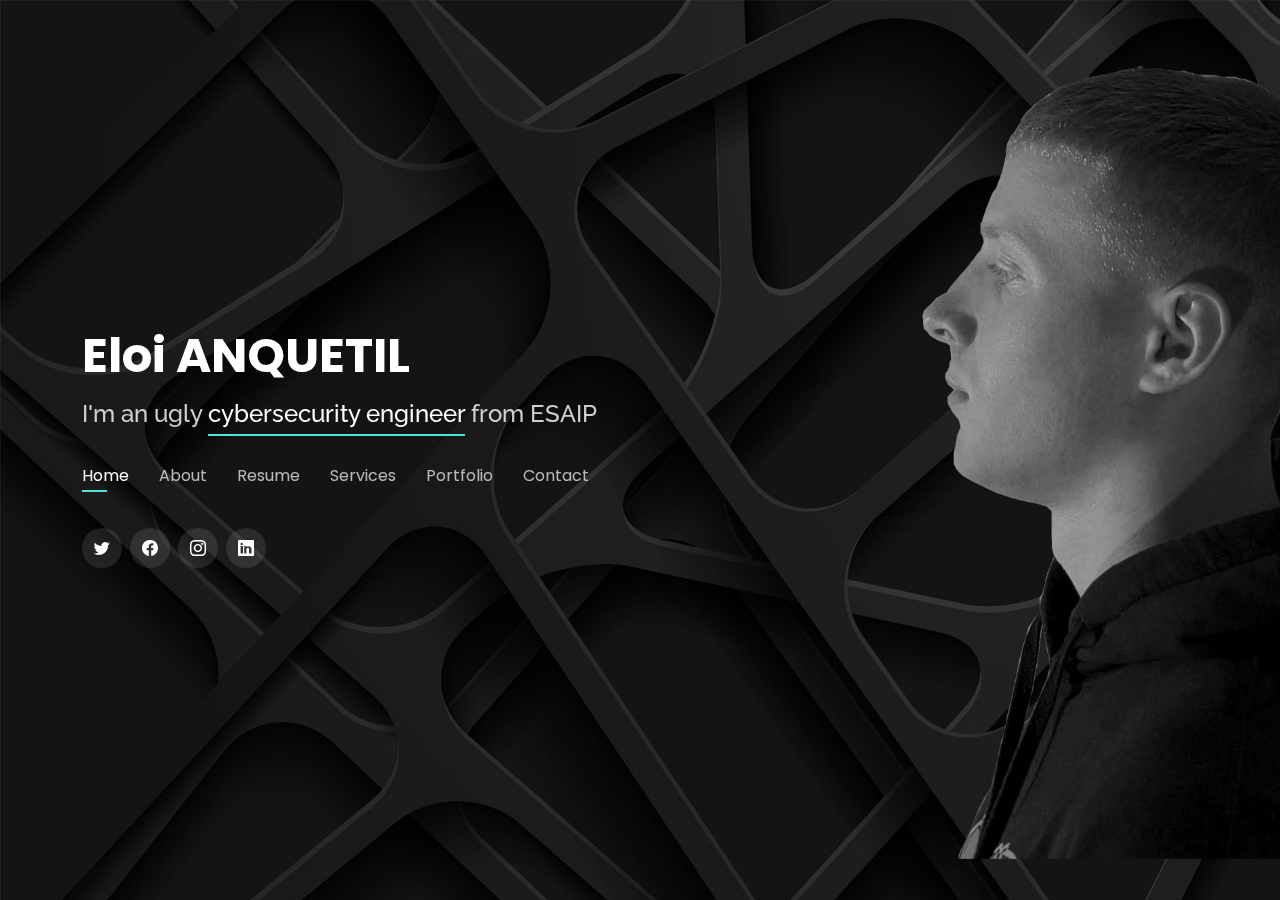
<file: index.html>
<!DOCTYPE html>
<html lang="en">
  <head>
    <meta charset="utf-8" />
    <meta content="width=device-width, initial-scale=1.0" name="viewport" />

    <title>Portfolio Eloi ANQUETIL</title>
    <meta content="" name="description" />
    <meta content="" name="keywords" />

    <!-- Favicons -->
    <link href="assets/img/a.png" rel="icon" />
    <link href="assets/img/apple-touch-icon.png" rel="apple-touch-icon" />

    <!-- Google Fonts -->
    <link
      href="https://fonts.googleapis.com/css?family=Open+Sans:300,300i,400,400i,600,600i,700,700i|Raleway:300,300i,400,400i,500,500i,600,600i,700,700i|Poppins:300,300i,400,400i,500,500i,600,600i,700,700i"
      rel="stylesheet"
    />

    <!-- Vendor CSS Files -->
    <link
      href="assets/vendor/bootstrap/css/bootstrap.min.css"
      rel="stylesheet"
    />
    <link
      href="assets/vendor/bootstrap-icons/bootstrap-icons.css"
      rel="stylesheet"
    />
    <link href="assets/vendor/boxicons/css/boxicons.min.css" rel="stylesheet" />
    <link
      href="assets/vendor/glightbox/css/glightbox.min.css"
      rel="stylesheet"
    />
    <link href="assets/vendor/remixicon/remixicon.css" rel="stylesheet" />
    <link href="assets/vendor/swiper/swiper-bundle.min.css" rel="stylesheet" />

    <!-- Template Main CSS File -->
    <link href="assets/css/style.css" rel="stylesheet" />

    <!-- =======================================================
  * Template Name: Personal
  * Updated: Sep 18 2023 with Bootstrap v5.3.2
  * Template URL: https://bootstrapmade.com/personal-free-resume-bootstrap-template/
  * Author: BootstrapMade.com
  * License: https://bootstrapmade.com/license/
  ======================================================== -->
  </head>

  <body>
    <!-- ======= Header ======= -->
    <header id="header">
      <div class="container">
        <h1><a href="index.html">Eloi ANQUETIL</a></h1>
        <!-- Uncomment below if you prefer to use an image logo -->
        <!-- <a href="index.html" class="mr-auto"><img src="assets/img/logo.png" alt="" class="img-fluid"></a> -->
        <h2>I'm an ugly <span>cybersecurity engineer</span> from ESAIP</h2>

        <nav id="navbar" class="navbar">
          <ul>
            <li><a class="nav-link active" href="#header">Home</a></li>
            <li><a class="nav-link" href="#about">About</a></li>
            <li><a class="nav-link" href="#resume">Resume</a></li>
            <li><a class="nav-link" href="#services">Services</a></li>
            <li><a class="nav-link" href="#portfolio">Portfolio</a></li>
            <li><a class="nav-link" href="#contact">Contact</a></li>
          </ul>
          <i class="bi bi-list mobile-nav-toggle"></i>
        </nav>
        <!-- .navbar -->

        <div class="social-links">
          <a href="#" class="twitter"><i class="bi bi-twitter"></i></a>
          <a href="#" class="facebook"><i class="bi bi-facebook"></i></a>
          <a href="#" class="instagram"><i class="bi bi-instagram"></i></a>
          <a
            href="https://www.linkedin.com/in/eloi-anquetil/"
            class="linkedin"
            target="_blank"
            ><i class="bi bi-linkedin"></i
          ></a>
        </div>
      </div>
    </header>
    <!-- End Header -->

    <!-- ======= About Section ======= -->
    <section id="about" class="about">
      <!-- ======= About Me ======= -->
      <div class="about-me container">
        <div class="section-title">
          <h2>About</h2>
          <p>Learn more about me</p>
        </div>

        <div class="row">
          <div class="col-lg-4" data-aos="fade-right">
            <img src="assets/img/PP.jpg" class="img-fluid" alt="" />
          </div>
          <div class="col-lg-8 pt-4 pt-lg-0 content" data-aos="fade-left">
            <h3>Ingénieur en Cybersécurité</h3>
            <p class="fst-italic">
              Etudiant en Informatique avec la majeure CyberSécurité.
            </p>
            <div class="row">
              <div class="col-lg-6">
                <ul>
                  <li>
                    <i class="bi bi-chevron-right"></i>
                    <strong>Naissance:</strong> <span>18 April 2002</span>
                  </li>
                  <li>
                    <i class="bi bi-chevron-right"></i>
                    <strong>Website:</strong>
                    <span>https://eloi-carnet-competence.netlify.app/</span>
                  </li>
                  <li>
                    <i class="bi bi-chevron-right"></i>
                    <strong>Telephone:</strong>
                    <span>+33 7 85 18 76 18</span>
                  </li>
                  <li>
                    <i class="bi bi-chevron-right"></i>
                    <strong>Adresse:</strong>
                    <span>Angers, FRANCE</span>
                  </li>
                </ul>
              </div>
              <div class="col-lg-6">
                <ul>
                  <li>
                    <i class="bi bi-chevron-right"></i> <strong>Age:</strong>
                    <span>22</span>
                  </li>
                  <li>
                    <i class="bi bi-chevron-right"></i>
                    <strong>Diplôme:</strong> <span>Master</span>
                  </li>
                  <li>
                    <i class="bi bi-chevron-right"></i>
                    <strong>Email:</strong>
                    <span>eloi.anquetil@gmail.com</span>
                  </li>
                  <li>
                    <i class="bi bi-chevron-right"></i>
                    <strong>Activité professionnelle:</strong>
                    <span>Disponible</span>
                  </li>
                </ul>
              </div>
            </div>
            <p>
              Je suis un étudiant en CyberSécurité au sein de l'ESAIP. J'ai pour
              objectif de devenir Officier Sous Contrat avec l'armée et donc
              d'être Ingénieur Cybersécurité au sein de la DGSE. Dans 5 ans je
              serai surement au grade de capitaine et donc avoir une petite
              équipe de 5 personnes sous mes ordres.
            </p>
          </div>
        </div>
      </div>
      <!-- End About Me -->

      <!-- ======= Counts ======= -->
      <div class="counts container">
        <div class="row">
          <div class="col-lg-3 col-md-6">
            <div class="count-box">
              <i class="bi bi-emoji-smile"></i>
              <span
                data-purecounter-start="0"
                data-purecounter-end="2"
                data-purecounter-duration="1"
                class="purecounter"
              ></span>
              <p>Happy Clients</p>
            </div>
          </div>

          <div class="col-lg-3 col-md-6 mt-5 mt-md-0">
            <div class="count-box">
              <i class="bi bi-journal-richtext"></i>
              <span
                data-purecounter-start="0"
                data-purecounter-end="7"
                data-purecounter-duration="1"
                class="purecounter"
              ></span>
              <p>Projects</p>
            </div>
          </div>

          <div class="col-lg-3 col-md-6 mt-5 mt-lg-0">
            <div class="count-box">
              <i class="bi bi-headset"></i>
              <span
                data-purecounter-start="0"
                data-purecounter-end="153"
                data-purecounter-duration="1"
                class="purecounter"
              ></span>
              <p>Hours Of Support</p>
            </div>
          </div>

          <div class="col-lg-3 col-md-6 mt-5 mt-lg-0">
            <div class="count-box">
              <i class="bi bi-award"></i>
              <span
                data-purecounter-start="0"
                data-purecounter-end="1"
                data-purecounter-duration="1"
                class="purecounter"
              ></span>
              <p>Awards</p>
            </div>
          </div>
        </div>
      </div>
      <!-- End Counts -->

      <!-- ======= Skills  ======= -->
      <div class="skills container">
        <div class="section-title">
          <h2>Skills</h2>
        </div>

        <div class="row skills-content">
          <div class="col-lg-6">
            <div class="progress">
              <span class="skill">HTML <i class="val">90%</i></span>
              <div class="progress-bar-wrap">
                <div
                  class="progress-bar"
                  role="progressbar"
                  aria-valuenow="90"
                  aria-valuemin="0"
                  aria-valuemax="100"
                ></div>
              </div>
            </div>

            <div class="progress">
              <span class="skill">CSS <i class="val">90%</i></span>
              <div class="progress-bar-wrap">
                <div
                  class="progress-bar"
                  role="progressbar"
                  aria-valuenow="90"
                  aria-valuemin="0"
                  aria-valuemax="100"
                ></div>
              </div>
            </div>

            <div class="progress">
              <span class="skill">JavaScript <i class="val">60%</i></span>
              <div class="progress-bar-wrap">
                <div
                  class="progress-bar"
                  role="progressbar"
                  aria-valuenow="60"
                  aria-valuemin="0"
                  aria-valuemax="100"
                ></div>
              </div>
            </div>
          </div>

          <div class="col-lg-6">
            <div class="progress">
              <span class="skill">Java <i class="val">70%</i></span>
              <div class="progress-bar-wrap">
                <div
                  class="progress-bar"
                  role="progressbar"
                  aria-valuenow="70"
                  aria-valuemin="0"
                  aria-valuemax="100"
                ></div>
              </div>
            </div>

            <div class="progress">
              <span class="skill">WordPress/CMS <i class="val">90%</i></span>
              <div class="progress-bar-wrap">
                <div
                  class="progress-bar"
                  role="progressbar"
                  aria-valuenow="90"
                  aria-valuemin="0"
                  aria-valuemax="100"
                ></div>
              </div>
            </div>

            <div class="progress">
              <span class="skill">Photoshop <i class="val">55%</i></span>
              <div class="progress-bar-wrap">
                <div
                  class="progress-bar"
                  role="progressbar"
                  aria-valuenow="55"
                  aria-valuemin="0"
                  aria-valuemax="100"
                ></div>
              </div>
            </div>
          </div>
        </div>
      </div>
      <!-- End Skills -->

      <!-- ======= Interests ======= -->
      <div class="interests container">
        <div class="section-title">
          <h2>Interests</h2>
        </div>

        <div class="row">
          <div class="col-lg-3 col-md-4">
            <div class="icon-box">
              <i class="ri-store-line" style="color: #ffbb2c"></i>
              <h3>Lorem Ipsum</h3>
            </div>
          </div>
          <div class="col-lg-3 col-md-4 mt-4 mt-md-0">
            <div class="icon-box">
              <i class="ri-bar-chart-box-line" style="color: #5578ff"></i>
              <h3>Dolor Sitema</h3>
            </div>
          </div>
          <div class="col-lg-3 col-md-4 mt-4 mt-md-0">
            <div class="icon-box">
              <i class="ri-calendar-todo-line" style="color: #e80368"></i>
              <h3>Sed perspiciatis</h3>
            </div>
          </div>
          <div class="col-lg-3 col-md-4 mt-4 mt-lg-0">
            <div class="icon-box">
              <i class="ri-paint-brush-line" style="color: #e361ff"></i>
              <h3>Magni Dolores</h3>
            </div>
          </div>
          <div class="col-lg-3 col-md-4 mt-4">
            <div class="icon-box">
              <i class="ri-database-2-line" style="color: #47aeff"></i>
              <h3>Nemo Enim</h3>
            </div>
          </div>
          <div class="col-lg-3 col-md-4 mt-4">
            <div class="icon-box">
              <i class="ri-gradienter-line" style="color: #ffa76e"></i>
              <h3>Eiusmod Tempor</h3>
            </div>
          </div>
          <div class="col-lg-3 col-md-4 mt-4">
            <div class="icon-box">
              <i class="ri-file-list-3-line" style="color: #11dbcf"></i>
              <h3>Midela Teren</h3>
            </div>
          </div>
          <div class="col-lg-3 col-md-4 mt-4">
            <div class="icon-box">
              <i class="ri-price-tag-2-line" style="color: #4233ff"></i>
              <h3>Pira Neve</h3>
            </div>
          </div>
          <div class="col-lg-3 col-md-4 mt-4">
            <div class="icon-box">
              <i class="ri-anchor-line" style="color: #b2904f"></i>
              <h3>Dirada Pack</h3>
            </div>
          </div>
          <div class="col-lg-3 col-md-4 mt-4">
            <div class="icon-box">
              <i class="ri-disc-line" style="color: #b20969"></i>
              <h3>Moton Ideal</h3>
            </div>
          </div>
          <div class="col-lg-3 col-md-4 mt-4">
            <div class="icon-box">
              <i class="ri-base-station-line" style="color: #ff5828"></i>
              <h3>Verdo Park</h3>
            </div>
          </div>
          <div class="col-lg-3 col-md-4 mt-4">
            <div class="icon-box">
              <i class="ri-fingerprint-line" style="color: #29cc61"></i>
              <h3>Flavor Nivelanda</h3>
            </div>
          </div>
        </div>
      </div>
      <!-- End Interests -->

      <!-- ======= Testimonials ======= -->
      <div class="testimonials container">
        <div class="section-title">
          <h2>Testimonials</h2>
        </div>

        <div
          class="testimonials-slider swiper"
          data-aos="fade-up"
          data-aos-delay="100"
        >
          <div class="swiper-wrapper">
            <div class="swiper-slide">
              <div class="testimonial-item">
                <p>
                  <i class="bx bxs-quote-alt-left quote-icon-left"></i>
                  Eloi nous a refait un site pour l'école qui nous permet de
                  mettre des notes aux élèves et de publier des articles en
                  fonction de chaque classe. Le site est simple pour tous. J'en
                  suis très satisfait.
                  <i class="bx bxs-quote-alt-right quote-icon-right"></i>
                </p>
                <img
                  src="assets/img/testimonials/testimonials-1.jpg"
                  class="testimonial-img"
                  alt=""
                />
                <h3>Vincent DUVEAU</h3>
                <h4>Directeur d'école</h4>
              </div>
            </div>
            <!-- End testimonial item -->

            <div class="swiper-slide">
              <div class="testimonial-item">
                <p>
                  <i class="bx bxs-quote-alt-left quote-icon-left"></i>
                  Export tempor illum tamen malis malis eram quae irure esse
                  labore quem cillum quid cillum eram malis quorum velit fore
                  eram velit sunt aliqua noster fugiat irure amet legam anim
                  culpa.
                  <i class="bx bxs-quote-alt-right quote-icon-right"></i>
                </p>
                <img
                  src="assets/img/testimonials/testimonials-2.jpg"
                  class="testimonial-img"
                  alt=""
                />
                <h3>Sara Wilsson</h3>
                <h4>Designer</h4>
              </div>
            </div>
            <!-- End testimonial item -->

            <div class="swiper-slide">
              <div class="testimonial-item">
                <p>
                  <i class="bx bxs-quote-alt-left quote-icon-left"></i>
                  Enim nisi quem export duis labore cillum quae magna enim sint
                  quorum nulla quem veniam duis minim tempor labore quem eram
                  duis noster aute amet eram fore quis sint minim.
                  <i class="bx bxs-quote-alt-right quote-icon-right"></i>
                </p>
                <img
                  src="assets/img/testimonials/testimonials-3.jpg"
                  class="testimonial-img"
                  alt=""
                />
                <h3>Jena Karlis</h3>
                <h4>Store Owner</h4>
              </div>
            </div>
            <!-- End testimonial item -->

            <div class="swiper-slide">
              <div class="testimonial-item">
                <p>
                  <i class="bx bxs-quote-alt-left quote-icon-left"></i>
                  Fugiat enim eram quae cillum dolore dolor amet nulla culpa
                  multos export minim fugiat minim velit minim dolor enim duis
                  veniam ipsum anim magna sunt elit fore quem dolore labore
                  illum veniam.
                  <i class="bx bxs-quote-alt-right quote-icon-right"></i>
                </p>
                <img
                  src="assets/img/testimonials/testimonials-4.jpg"
                  class="testimonial-img"
                  alt=""
                />
                <h3>Matt Brandon</h3>
                <h4>Freelancer</h4>
              </div>
            </div>
            <!-- End testimonial item -->

            <div class="swiper-slide">
              <div class="testimonial-item">
                <p>
                  <i class="bx bxs-quote-alt-left quote-icon-left"></i>
                  Quis quorum aliqua sint quem legam fore sunt eram irure aliqua
                  veniam tempor noster veniam enim culpa labore duis sunt culpa
                  nulla illum cillum fugiat legam esse veniam culpa fore nisi
                  cillum quid.
                  <i class="bx bxs-quote-alt-right quote-icon-right"></i>
                </p>
                <img
                  src="assets/img/testimonials/testimonials-5.jpg"
                  class="testimonial-img"
                  alt=""
                />
                <h3>John Larson</h3>
                <h4>Entrepreneur</h4>
              </div>
            </div>
            <!-- End testimonial item -->
          </div>
          <div class="swiper-pagination"></div>
        </div>

        <div class="owl-carousel testimonials-carousel"></div>
      </div>
      <!-- End Testimonials  -->
    </section>
    <!-- End About Section -->

    <!-- ======= Resume Section ======= -->
    <section id="resume" class="resume">
      <div class="container">
        <div class="section-title">
          <h2>Resume</h2>
          <p>Voici mon Parcours</p>
        </div>

        <div class="row">
          <div class="col-lg-6">
            <h3 class="resume-title">Etudes</h3>
            <div class="resume-item">
              <h4>Ingénieur Informatique avec la spécialité Cybersécurité</h4>
              <h5>2021 - 2025</h5>
              <p>
                <em>
                ESAIP (Ecole Supérieur Angevine d'Informatique et de
                Productique), St Bathélémy-en-Anjou,49000
                </em>
                <ul>
                  Durant mon cursus j'ai pu effectuer différents projets bénévoles : 
                  <li>Secrétaire de l'association Esaip:Robot'X</li>
                  <li>Création d'un site web pour l'école Sacré-Coeur Saint Jacques de la Fleche</li>
                </ul>
              </p>
            </div>
            <div class="resume-item">
              <h4>Erasmus</h4>
              <h5>Sept. 2024 - Fev. 2025</h5>
              <p>
                <em>
                Technische Horschule Brandenburg, Brandenburg-an-der-Havel, Allemagne
                </em>
                <ul>
                  <li>Création d'une application en Cross Device sans server en Unity</li>
                  <li></li>
                </ul>
              </p>
            </div>
            <div class="resume-item">
              <h4>Erasmus,</h4>
              <h5>Fév. 2023 - Juin 2023</h5>
              <p><em>Politechnika Łódzka, Łódz, Pologne</em></p>
            </div>
            <div class="resume-item">
              <h4>Classe préparatoire aux Grandes Ecoles</h4>
              <h5>Sept. 2021 - Juin 2022</h5>
              <p><em>Esaip</em></p>
            </div>
            <div class="resume-item">
              <h4>Acquisition d'une Période Militaire Spécialisée(PMS)</h4>
              <h5>Mai 2021</h5>
              <p><em>Prytanée National Militaire, La Flèche</em></p>
            </div>
            <div class="resume-item">
              <h4>Classe préparatoire aux Grandes Ecoles, MPSI</h4>
              <h5>Août 2020 - Juin 2021</h5>
              <p><em>Prytanée National Militaire, La Flèche</em></p>
            </div>
            <div class="resume-item">
              <h4>
                Baccalauréat Scientifique spécialité Mathématiques Mention Bien,
              </h4>
              <h5>Juin 2020</h5>
              <p><em>Lycée Saint-Aubin-La-Salle, Angers </em></p>
            </div>
          </div>
          <div class="col-lg-6">
            <h3 class="resume-title">Expérience Professionnelle</h3>
            <div class="resume-item">
              <h4>Chef de Projet - Ingénieur Informatique</h4>
              <h5>Juin 2024 - Août 2024</h5>
              <p><em>DAMOTIC Technologies, Sainte-Maxime </em></p>
              <ul>
                <li>Mise en place d'un système de backup VPN</li>
                <li>Création d'une box Firewall</li>
                <li>Prestataire en service de ticketing</li>
              </ul>
            </div>
            <div class="resume-item">
              <h4>Agent d'Entretien</h4>
              <h5>Juil. 2023 - Août 2023</h5>
              <p><em>Sacré-Coeur Saint Jacques, La Flèche </em></p>
              <ul>
                <li>Remise en service du parc informatique</li>
                <li>Création d'un site pour l'école</li>
              </ul>
            </div>
            <div class="resume-item">
              <h4>PMD - Période Militaire Découverte</h4>
              <h5>Nov. 2018</h5>
              <p><em>2ème Régiment d'Infanterie de marine- Le Mans </em></p>
              <ul>
                <li>Découverte du régime militaire.</li>
                <li>Mise en place d'un bivouac</li>
              </ul>
            </div>
            <div class="resume-item">
              <h4>Assistant dans une classe de CP</h4>
              <h5>3sem. Juin 2018</h5>
              <p><em>Sacré-Coeur Saint Jacques, La Flèche </em></p>
              <ul>
                <li>Apprentissage des opérations</li>
                <li>Aide au travail en autonomie</li>
              </ul>
            </div>
          </div>
        </div>
      </div>
    </section>
    <!-- End Resume Section -->

    <!-- ======= Services Section ======= -->
    <section id="services" class="services">
      <div class="container">
        <div class="section-title">
          <h2>Services</h2>
          <p>Mes Services</p>
        </div>

        <div class="row">
          <div class="col-lg-4 col-md-6 d-flex align-items-stretch">
            <div class="icon-box">
              <div class="icon"><i class="bx bxl-dribbble"></i></div>
              <h4><a href="">Création de site Web </a></h4>
              <p>
                Création d'un site web avec le front end et le back end en lien
                avec une base de donnée
              </p>
            </div>
          </div>

          <div
            class="col-lg-4 col-md-6 d-flex align-items-stretch mt-4 mt-md-0"
          >
            <div class="icon-box">
              <div class="icon"><i class="bx bx-network-chart"></i></div>
              <h4><a href="">Test de pénétration réseau</a></h4>
              <p>
                Test de pénétration sur votre réseau et proposition de sécurité
                pour l'entreprise
              </p>
            </div>
          </div>

          <div
            class="col-lg-4 col-md-6 d-flex align-items-stretch mt-4 mt-lg-0"
          >
            <div class="icon-box">
              <div class="icon"><i class="bx bx-tachometer"></i></div>
              <h4><a href="">Pentest</a></h4>
              <p>
                Excepteur sint occaecat cupidatat non proident, sunt in culpa
                qui officia
              </p>
            </div>
          </div>

          <div class="col-lg-4 col-md-6 d-flex align-items-stretch mt-4">
            <div class="icon-box">
              <div class="icon"><i class="bx bx-world"></i></div>
              <h4><a href="">Nemo Enim</a></h4>
              <p>
                At vero eos et accusamus et iusto odio dignissimos ducimus qui
                blanditiis
              </p>
            </div>
          </div>

          <div class="col-lg-4 col-md-6 d-flex align-items-stretch mt-4">
            <div class="icon-box">
              <div class="icon"><i class="bx bx-slideshow"></i></div>
              <h4><a href="">Dele cardo</a></h4>
              <p>
                Quis consequatur saepe eligendi voluptatem consequatur dolor
                consequuntur
              </p>
            </div>
          </div>

          <div class="col-lg-4 col-md-6 d-flex align-items-stretch mt-4">
            <div class="icon-box">
              <div class="icon"><i class="bx bx-arch"></i></div>
              <h4><a href="">Divera don</a></h4>
              <p>
                Modi nostrum vel laborum. Porro fugit error sit minus sapiente
                sit aspernatur
              </p>
            </div>
          </div>
        </div>
      </div>
    </section>
    <!-- End Services Section -->

    <!-- ======= Portfolio Section ======= -->
    <section id="portfolio" class="portfolio">
      <div class="container">
        <div class="section-title">
          <h2>Portfolio</h2>
          <p>My Works</p>
        </div>

        <div class="row">
          <div class="col-lg-12 d-flex justify-content-center">
            <ul id="portfolio-flters">
              <li data-filter="*" class="filter-active">All</li>
              <li data-filter=".filter-app">App</li>
              <li data-filter=".filter-card">Card</li>
              <li data-filter=".filter-web">Web</li>
            </ul>
          </div>
        </div>

        <div class="row portfolio-container">
          <div class="col-lg-4 col-md-6 portfolio-item filter-web">
            <div class="portfolio-wrap">
              <img src="assets/img/bloglodz.png" class="img-fluid" alt="" />
              <div class="portfolio-info">
                <h4>Blog Lodz</h4>
                <p>Web</p>
                <div class="portfolio-links">
                  <a
                    href="assets/img/bloglodz.png"
                    data-gallery="portfolioGallery"
                    class="portfolio-lightbox"
                    title="Blog Lodz"
                    ><i class="bx bx-plus"></i
                  ></a>
                  <a
                    href="https://lodz-erasmus-2023.netlify.app/"
                    data-gallery="portfolioDetailsGallery"
                    data-glightbox="type: external"
                    class="portfolio-details-lightbox"
                    title="Portfolio Details"
                    ><i class="bx bx-link"></i
                  ></a>
                </div>
              </div>
            </div>
          </div>

          <div class="col-lg-4 col-md-6 portfolio-item filter-web">
            <div class="portfolio-wrap">
              <img src="assets/img/blogostrava.png" class="img-fluid" alt="" />
              <div class="portfolio-info">
                <h4>Blog Ostrava</h4>
                <p>Web</p>
                <div class="portfolio-links">
                  <a
                    href="assets/img/blogostrava.png"
                    data-gallery="portfolioGallery"
                    class="portfolio-lightbox"
                    title="Web 2"
                    ><i class="bx bx-plus"></i
                  ></a>
                  <a
                    href="https://ostravadventure.netlify.app/"
                    data-gallery="portfolioDetailsGallery"
                    data-glightbox="type: external"
                    class="portfolio-details-lightbox"
                    title="Portfolio Details"
                    ><i class="bx bx-link"></i
                  ></a>
                </div>
              </div>
            </div>
          </div>

          <!--<div class="col-lg-4 col-md-6 portfolio-item filter-web">
            <div class="portfolio-wrap">
              <img
                src="assets/img/portfolio/portfolio-9.jpg"
                class="img-fluid"
                alt=""
              />
              <div class="portfolio-info">
                <h4>Web 3</h4>
                <p>Web</p>
                <div class="portfolio-links">
                  <a
                    href="assets/img/portfolio/portfolio-9.jpg"
                    data-gallery="portfolioGallery"
                    class="portfolio-lightbox"
                    title="Web 3"
                    ><i class="bx bx-plus"></i
                  ></a>
                  <a
                    href="portfolio-details.html"
                    data-gallery="portfolioDetailsGallery"
                    data-glightbox="type: external"
                    class="portfolio-details-lightbox"
                    title="Portfolio Details"
                    ><i class="bx bx-link"></i
                  ></a>
                </div>
              </div>
            </div>-->
        </div>
      </div>
    </section>
    <!-- End Portfolio Section -->

    <!-- ======= Contact Section ======= -->
    <section id="contact" class="contact">
      <div class="container">
        <div class="section-title">
          <h2>Contact</h2>
          <p>Contactez-moi</p>
        </div>

        <div class="row mt-2">
          <div class="col-md-6 d-flex align-items-stretch">
            <div class="info-box">
              <i class="bx bx-map"></i>
              <h3>Mon Adresse</h3>
              <p>Angers, France</p>
            </div>
          </div>

          <div class="col-md-6 mt-4 mt-md-0 d-flex align-items-stretch">
            <div class="info-box">
              <i class="bx bx-share-alt"></i>
              <h3>Social Profiles</h3>
              <div class="social-links">
                <a href="#" class="twitter"><i class="bi bi-twitter"></i></a>
                <a href="#" class="facebook"><i class="bi bi-facebook"></i></a>
                <a href="#" class="instagram"
                  ><i class="bi bi-instagram"></i
                ></a>
                <a
                  target="_blank"
                  href="https://www.linkedin.com/in/eloi-anquetil-886835223/"
                  class="linkedin"
                  ><i class="bi bi-linkedin"></i
                ></a>
              </div>
            </div>
          </div>

          <div class="col-md-6 mt-4 d-flex align-items-stretch">
            <div class="info-box">
              <i class="bx bx-envelope"></i>
              <h3>Email</h3>
              <p>eloi.anquetil@gmail.com</p>
            </div>
          </div>
          <div class="col-md-6 mt-4 d-flex align-items-stretch">
            <div class="info-box">
              <i class="bx bx-phone-call"></i>
              <h3>Call Me</h3>
              <p>+33 7 85 18 76 18</p>
            </div>
          </div>
        </div>

        <form
          action="forms/contact.php"
          method="post"
          role="form"
          class="php-email-form mt-4"
        >
          <div class="row">
            <div class="col-md-6 form-group">
              <input
                type="text"
                name="name"
                class="form-control"
                id="name"
                placeholder="Your Name"
                required
              />
            </div>
            <div class="col-md-6 form-group mt-3 mt-md-0">
              <input
                type="email"
                class="form-control"
                name="email"
                id="email"
                placeholder="Your Email"
                required
              />
            </div>
          </div>
          <div class="form-group mt-3">
            <input
              type="text"
              class="form-control"
              name="subject"
              id="subject"
              placeholder="Subject"
              required
            />
          </div>
          <div class="form-group mt-3">
            <textarea
              class="form-control"
              name="message"
              rows="5"
              placeholder="Message"
              required
            ></textarea>
          </div>
          <div class="my-3">
            <div class="loading">Loading</div>
            <div class="error-message"></div>
            <div class="sent-message">
              Your message has been sent. Thank you!
            </div>
          </div>
          <div class="text-center">
            <button type="submit">Send Message</button>
          </div>
        </form>
      </div>
    </section>
    <!-- End Contact Section -->

    <!-- Vendor JS Files -->
    <script src="assets/vendor/purecounter/purecounter_vanilla.js"></script>
    <script src="assets/vendor/bootstrap/js/bootstrap.bundle.min.js"></script>
    <script src="assets/vendor/glightbox/js/glightbox.min.js"></script>
    <script src="assets/vendor/isotope-layout/isotope.pkgd.min.js"></script>
    <script src="assets/vendor/swiper/swiper-bundle.min.js"></script>
    <script src="assets/vendor/waypoints/noframework.waypoints.js"></script>
    <script src="assets/vendor/php-email-form/validate.js"></script>

    <!-- Template Main JS File -->
    <script src="assets/js/main.js"></script>
  </body>
</html>
</file>
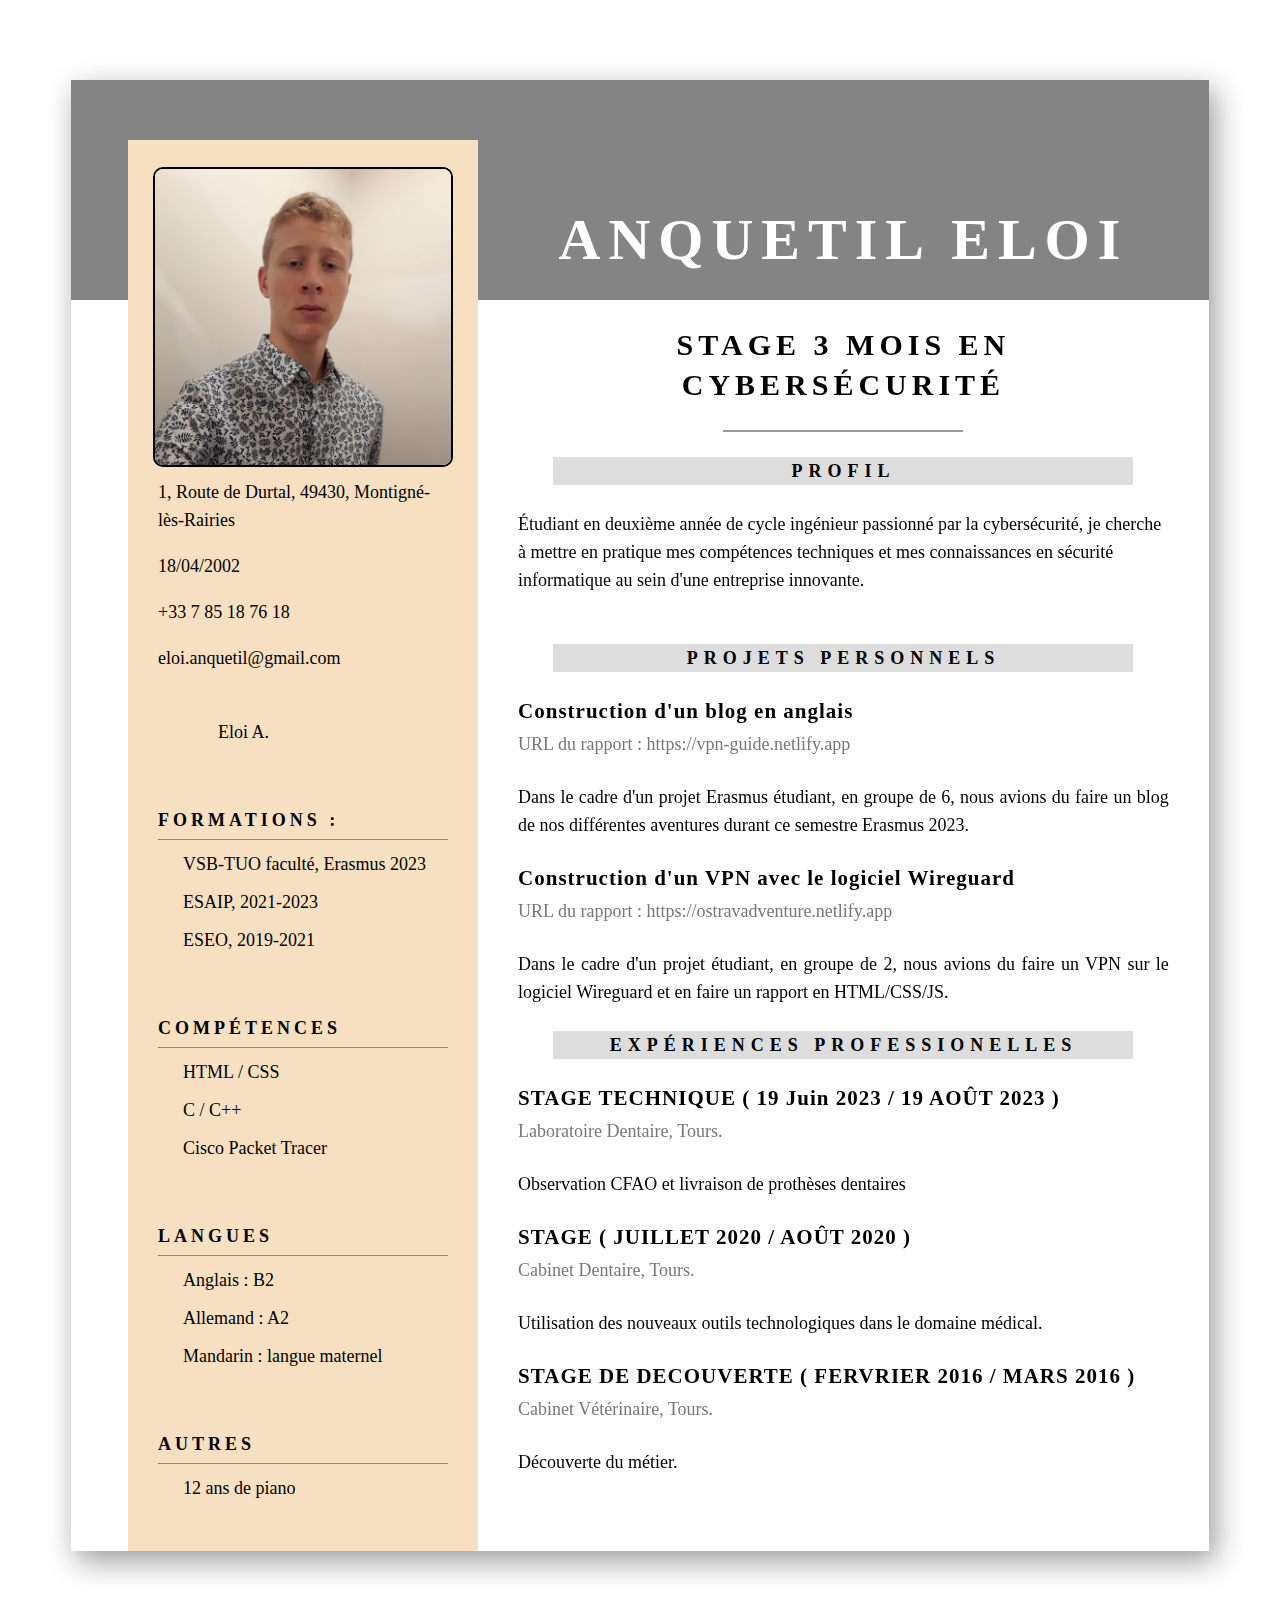
<file: cv.html>
<!DOCTYPE html>
<html>
  <head>
    <meta charset="UTF-8" />
    <meta name="viewport" content="width=device-width, initial-scale=1.0" />
    <title>CV Berger Richard</title>
    <link rel="stylesheet" href="cv.css" />
    <style>
      .centered-image {
        display: block;
        margin-left: auto;
        margin-right: auto;
        width: 300px;
        border: 2px solid #000;
        border-radius: 10px;
        position: relative;
        top: -100%;
        left: -9%;
      }
    </style>
  </head>
  <body>
    <!-- PAGE STUFF -->
    <div class="rela-block page">
      <div class="rela-block top-bar">
        <div class="caps name">
          <div class="abs-center">ANQUETIL Eloi</div>
        </div>
      </div>
      <div class="side-bar">
        <div class="mugshot">
          <div class="logo">
            <svg viewbox="0 0 80 80" class="rela-block logo-svg">
              <img
                src="assets/img/Photo_profil.jpg"
                alt="ANQUETIL Eloi"
                class="centered-image"
              >
            </svg>
            <p class="logo-text"></p>
          </div>
        </div>
        <p>1, Route de Durtal, 49430, Montigné-lès-Rairies</p>
        <p>18/04/2002</p>
        <p>+33 7 85 18 76 18</p>
        <p>eloi.anquetil@gmail.com</p>
        <br />
        <p class="rela-block social linked-in">Eloi A.</p>
        <p class="rela-block caps side-header">Formations :</p>
        <p class="rela-block list-thing">VSB-TUO faculté, Erasmus 2023</p>
        <p class="rela-block list-thing">ESAIP, 2021-2023</p>
        <p class="rela-block list-thing">ESEO, 2019-2021</p>
        <p class="rela-block caps side-header">Compétences</p>
        <p class="rela-block list-thing">HTML / CSS</p>
        <p class="rela-block list-thing">C / C++</p>
        <p class="rela-block list-thing">Cisco Packet Tracer</p>
        <p class="rela-block caps side-header">Langues</p>
        <p class="rela-block list-thing">Anglais : B2</p>
        <p class="rela-block list-thing">Allemand : A2</p>
        <p class="rela-block list-thing">Mandarin : langue maternel</p>
        <p class="rela-block caps side-header">Autres</p>
        <p class="rela-block list-thing">12 ans de piano</p>
      </div>
      <div class="rela-block content-container">
        <h2 class="rela-block caps title">Stage 3 mois en cybersécurité</h2>
        <div class="rela-block separator"></div>
        <div class="rela-block caps greyed">Profil</div>
        <p class="long-margin">
          Étudiant en deuxième année de cycle ingénieur passionné par la
          cybersécurité, je cherche à mettre en pratique mes compétences
          techniques et mes connaissances en sécurité informatique au sein d'une
          entreprise innovante.
        </p>

        <div class="rela-block caps greyed">Projets personnels</div>

        <h3>Construction d'un blog en anglais</h3>
        <p class="light">URL du rapport : https://vpn-guide.netlify.app</p>
        <p class="justified">
          Dans le cadre d'un projet Erasmus étudiant, en groupe de 6, nous
          avions du faire un blog de nos différentes aventures durant ce
          semestre Erasmus 2023.
        </p>

        <h3>Construction d'un VPN avec le logiciel Wireguard</h3>
        <p class="light">
          URL du rapport : https://ostravadventure.netlify.app
        </p>
        <p class="justified">
          Dans le cadre d'un projet étudiant, en groupe de 2, nous avions du
          faire un VPN sur le logiciel Wireguard et en faire un rapport en
          HTML/CSS/JS.
        </p>

        <div class="rela-block caps greyed">Expériences professionelles</div>

        <h3>STAGE TECHNIQUE ( 19 Juin 2023 / 19 AOÛT 2023 )</h3>
        <p class="light">Laboratoire Dentaire, Tours.</p>
        <p class="justified">
          Observation CFAO et livraison de prothèses dentaires
        </p>

        <h3>STAGE ( JUILLET 2020 / AOÛT 2020 )</h3>
        <p class="light">Cabinet Dentaire, Tours.</p>
        <p class="justified">
          Utilisation des nouveaux outils technologiques dans le domaine
          médical.
        </p>

        <h3>STAGE DE DECOUVERTE ( FERVRIER 2016 / MARS 2016 )</h3>
        <p class="light">Cabinet Vétérinaire, Tours.</p>
        <p class="justified">Découverte du métier.</p>
      </div>
    </div>
  </body>
</html>
</file>
<file: cv.css>
* {
  box-sizing: border-box;
  transition: 0.35s ease;
}
.rela-block {
  display: block;
  position: relative;
  margin: auto;
  top: 0;
  left: 0;
  right: 0;
  bottom: 0;
}
.rela-inline {
  display: inline-block;
  position: relative;
  margin: auto;
  top: 0;
  left: 0;
  right: 0;
  bottom: 0;
}
.floated {
  display: inline-block;
  position: relative;
  margin: false;
  top: 0;
  left: 0;
  right: 0;
  bottom: 0;
  float: left;
}
.abs-center {
  display: false;
  position: absolute;
  margin: false;
  top: 50%;
  left: 50%;
  right: false;
  bottom: false;
  transform: translate(-50%, -50%);
  text-align: center;
  width: 88%;
  font-weight: bold;
}
body {
  font-family: "Open Sans";
  font-size: 18px;
  letter-spacing: 0px;
  font-weight: 400;
  line-height: 28px;
  background: url("http://kingofwallpapers.com/leaves/leaves-016.jpg") right
    no-repeat;
  background-size: cover;
}
body:before {
  content: "";
  display: false;
  position: fixed;
  margin: 0;
  top: 0;
  left: 0;
  right: 0;
  bottom: 0;
  background-color: rgba(255, 255, 255, 0.92);
}
.caps {
  text-transform: uppercase;
}
.justified {
  text-align: justify;
}
p.light {
  color: #777;
}
h2 {
  font-family: "Open Sans";
  font-size: 30px;
  letter-spacing: 5px;
  font-weight: 600;
  line-height: 40px;
  color: #000;
}
h3 {
  font-family: "Open Sans";
  font-size: 21px;
  letter-spacing: 1px;
  font-weight: 600;
  line-height: 28px;
  color: #000;
}
.page {
  width: 90%;
  max-width: 1200px;
  margin: 80px auto;
  background-color: #fff;
  box-shadow: 6px 10px 28px 0px rgba(0, 0, 0, 0.4);
}
.top-bar {
  height: 220px;
  background-color: #848484;
  color: #fff;
}
.name {
  display: false;
  position: absolute;
  margin: false;
  top: false;
  left: calc(350px + 5%);
  right: 0;
  bottom: 0;
  height: 120px;
  text-align: center;
  font-family: "Raleway";
  font-size: 58px;
  letter-spacing: 8px;
  font-weight: 100;
  line-height: 60px;
}
.name div {
  width: 94%;
}
.side-bar {
  display: false;
  position: absolute;
  margin: false;
  top: 60px;
  left: 5%;
  right: false;
  bottom: 0;
  width: 350px;
  background-color: #f7e0c1;
  padding: 320px 30px 50px;
}
.mugshot {
  display: false;
  position: absolute;
  margin: false;
  top: 50px;
  left: 70px;
  right: false;
  bottom: false;
  height: 210px;
  width: 210px;
}
.mugshot .logo {
  margin: -23px;
}
.logo {
  display: false;
  position: absolute;
  margin: false;
  top: 0;
  left: 0;
  right: false;
  bottom: false;
  z-index: 100;
  margin: 0;
  color: #000;
  height: 250px;
  width: 250px;
}
.logo .logo-svg {
  height: 100%;
  width: 100%;
  stroke: #000;
  cursor: pointer;
}
.logo .logo-text {
  display: false;
  position: absolute;
  margin: false;
  top: 58%;
  left: 0;
  right: 16%;
  bottom: 0;
  cursor: pointer;
  font-family: "Montserrat";
  font-size: 55px;
  letter-spacing: 0px;
  font-weight: 400;
  line-height: 58.333333333333336px;
}
.social {
  padding-left: 60px;
  margin-bottom: 20px;
  cursor: pointer;
}
.social:before {
  content: "";
  display: false;
  position: absolute;
  margin: false;
  top: -4px;
  left: 10px;
  right: false;
  bottom: false;
  height: 35px;
  width: 35px;
  background-size: cover !important;
}
.social.twitter:before {
  background: url("https://cdn3.iconfinder.com/data/icons/social-media-2026/60/Socialmedia_icons_Twitter-07-128.png")
    center no-repeat;
}
.social.pinterest:before {
  background: url("https://cdn3.iconfinder.com/data/icons/social-media-2026/60/Socialmedia_icons_Pinterest-23-128.png")
    center no-repeat;
}
.social.linked-in:before {
  background: url("https://cdn3.iconfinder.com/data/icons/social-media-2026/60/Socialmedia_icons_LinkedIn-128.png")
    center no-repeat;
}
.side-header {
  font-family: "Open Sans";
  font-size: 18px;
  letter-spacing: 4px;
  font-weight: 600;
  line-height: 28px;
  margin: 60px auto 10px;
  padding-bottom: 5px;
  border-bottom: 1px solid #888;
}
.list-thing {
  padding-left: 25px;
  margin-bottom: 10px;
}
.content-container {
  margin-right: 0;
  width: calc(95% - 350px);
  padding: 25px 40px 50px;
}
.content-container > * {
  margin: 0 auto 25px;
}
.content-container > h3 {
  margin: 0 auto 5px;
}
.content-container > p.long-margin {
  margin: 0 auto 50px;
}
.title {
  width: 80%;
  text-align: center;
}
.separator {
  width: 240px;
  height: 2px;
  background-color: #999;
}
.greyed {
  background-color: #ddd;
  width: 100%;
  max-width: 580px;
  text-align: center;
  font-family: "Open Sans";
  font-size: 18px;
  letter-spacing: 6px;
  font-weight: 600;
  line-height: 28px;
}
@media screen and (max-width: 1150px) {
  .name {
    color: #fff;
    font-family: "Raleway";
    font-size: 38px;
    letter-spacing: 6px;
    font-weight: 100;
    line-height: 48px;
  }
}
</file>
<file: assets/css/style.css>
/**
* Template Name: Personal
* Updated: Sep 18 2023 with Bootstrap v5.3.2
* Template URL: https://bootstrapmade.com/personal-free-resume-bootstrap-template/
* Author: BootstrapMade.com
* License: https://bootstrapmade.com/license/
*/

/*--------------------------------------------------------------
# General
--------------------------------------------------------------*/
body {
  font-family: "Open Sans", sans-serif;
  background-color: #040404;
  color: #fff;
  position: relative;
  background: transparent;
}

body::before {
  content: "";
  position: fixed;
  background: #040404 url("../img/PP2.jpg") top right no-repeat;
  background-size: cover;
  left: 0;
  right: 0;
  top: 0;
  height: 100vh;
  z-index: -1;
}

@media (min-width: 1024px) {
  body::before {
    background-attachment: fixed;
  }
}

a {
  color: #4fe4dd;
  text-decoration: none;
}

a:hover {
  color: #53f0e9;
  text-decoration: none;
}

h1,
h2,
h3,
h4,
h5,
h6 {
  font-family: "Raleway", sans-serif;
}

/*--------------------------------------------------------------
# Header
--------------------------------------------------------------*/
#header {
  transition: ease-in-out 0.3s;
  position: relative;
  height: 100vh;
  display: flex;
  align-items: center;
  z-index: 997;
  overflow-y: auto;
}

#header * {
  transition: ease-in-out 0.3s;
}

#header h1 {
  font-size: 48px;
  margin: 0;
  padding: 0;
  line-height: 1;
  font-weight: 700;
  font-family: "Poppins", sans-serif;
}

#header h1 a,
#header h1 a:hover {
  color: #fff;
  line-height: 1;
  display: inline-block;
}

#header h2 {
  font-size: 24px;
  margin-top: 20px;
  color: rgba(255, 255, 255, 0.8);
}

#header h2 span {
  color: #fff;
  border-bottom: 2px solid #4fe4dd;
  padding-bottom: 6px;
}

#header img {
  padding: 0;
  margin: 0;
}

#header .social-links {
  margin-top: 40px;
  display: flex;
}

#header .social-links a {
  font-size: 16px;
  display: flex;
  justify-content: center;
  align-items: center;
  background: rgba(255, 255, 255, 0.1);
  color: #fff;
  line-height: 1;
  margin-right: 8px;
  border-radius: 50%;
  width: 40px;
  height: 40px;
}

#header .social-links a:hover {
  background: #4fe4dd;
}

@media (max-width: 992px) {
  #header h1 {
    font-size: 36px;
  }

  #header h2 {
    font-size: 20px;
    line-height: 30px;
  }

  #header .social-links {
    margin-top: 15px;
  }

  #header .container {
    display: flex;
    flex-direction: column;
    align-items: center;
  }
}

/* Header Top */
#header.header-top {
  height: 80px;
  position: fixed;
  left: 0;
  top: 0;
  right: 0;
  background: rgba(0, 0, 0, 0.9);
}

#header.header-top .social-links,
#header.header-top h2 {
  display: none;
}

#header.header-top h1 {
  margin-right: auto;
  font-size: 36px;
}

#header.header-top img {
  max-height: 60px;
  margin-right: 20px !important;
}

#header.header-top .container {
  display: flex;
  align-items: center;
}

#header.header-top .navbar {
  margin: 0;
}

@media (max-width: 768px) {
  #header.header-top {
    height: 60px;
  }

  #header.header-top h1 {
    font-size: 26px;
  }
}

/*--------------------------------------------------------------
# Navigation Menu
--------------------------------------------------------------*/
/**
* Desktop Navigation 
*/
.navbar {
  padding: 0;
  margin-top: 35px;
}

.navbar ul {
  margin: 0;
  padding: 0;
  display: flex;
  list-style: none;
  align-items: center;
}

.navbar li {
  position: relative;
}

.navbar li + li {
  margin-left: 30px;
}

.navbar a,
.navbar a:focus {
  display: flex;
  align-items: center;
  justify-content: space-between;
  padding: 0;
  font-family: "Poppins", sans-serif;
  font-size: 16px;
  font-weight: 400;
  color: rgba(255, 255, 255, 0.7);
  white-space: nowrap;
  transition: 0.3s;
}

.navbar a i,
.navbar a:focus i {
  font-size: 12px;
  line-height: 0;
  margin-left: 5px;
}

.navbar a:before {
  content: "";
  position: absolute;
  width: 0;
  height: 2px;
  bottom: -4px;
  left: 0;
  background-color: #4fe4dd;
  visibility: hidden;
  width: 0px;
  transition: all 0.3s ease-in-out 0s;
}

.navbar a:hover:before,
.navbar li:hover > a:before,
.navbar .active:before {
  visibility: visible;
  width: 25px;
}

.navbar a:hover,
.navbar .active,
.navbar .active:focus,
.navbar li:hover > a {
  color: #fff;
}

/**
* Mobile Navigation 
*/
.mobile-nav-toggle {
  color: #fff;
  font-size: 28px;
  cursor: pointer;
  display: none;
  line-height: 0;
  transition: 0.5s;
  position: fixed;
  right: 15px;
  top: 15px;
}

@media (max-width: 991px) {
  .mobile-nav-toggle {
    display: block;
  }

  .navbar ul {
    display: none;
  }
}

.navbar-mobile {
  position: fixed;
  overflow: hidden;
  top: 0;
  right: 0;
  left: 0;
  bottom: 0;
  background: rgba(0, 0, 0, 0.9);
  transition: 0.3s;
  z-index: 999;
  margin-top: 0;
}

.navbar-mobile .mobile-nav-toggle {
  position: absolute;
  top: 15px;
  right: 15px;
}

.navbar-mobile ul {
  display: block;
  position: absolute;
  top: 55px;
  right: 15px;
  bottom: 45px;
  left: 15px;
  padding: 10px 0;
  overflow-y: auto;
  transition: 0.3s;
  border: 2px solid rgba(255, 255, 255, 0.2);
}

.navbar-mobile li {
  padding: 12px 20px;
}

.navbar-mobile li + li {
  margin: 0;
}

.navbar-mobile a,
.navbar-mobile a:focus {
  font-size: 16px;
  position: relative;
}

/*--------------------------------------------------------------
# Sections General
--------------------------------------------------------------*/
section {
  overflow: hidden;
  position: absolute;
  width: 100%;
  top: 140px;
  bottom: 100%;
  opacity: 0;
  transition: ease-in-out 0.4s;
  z-index: 2;
}

section.section-show {
  top: 100px;
  bottom: auto;
  opacity: 1;
  padding-bottom: 45px;
}

section .container {
  background: rgba(0, 0, 0, 0.9);
  padding: 30px;
}

@media (max-width: 768px) {
  section {
    top: 120px;
  }

  section.section-show {
    top: 80px;
  }
}

.section-title h2 {
  font-size: 14px;
  font-weight: 500;
  padding: 0;
  line-height: 1px;
  margin: 0 0 20px 0;
  letter-spacing: 2px;
  text-transform: uppercase;
  color: #aaaaaa;
  font-family: "Poppins", sans-serif;
}

.section-title h2::after {
  content: "";
  width: 120px;
  height: 1px;
  display: inline-block;
  background: #62f8f1;
  margin: 4px 10px;
}

.section-title p {
  margin: 0;
  margin: -15px 0 15px 0;
  font-size: 36px;
  font-weight: 700;
  text-transform: uppercase;
  font-family: "Poppins", sans-serif;
  color: #fff;
}

/*--------------------------------------------------------------
# About
--------------------------------------------------------------*/
.about-me .content h3 {
  font-weight: 700;
  font-size: 26px;
  color: #4fe4dd;
}

.about-me .content ul {
  list-style: none;
  padding: 0;
}

.about-me .content ul li {
  margin-bottom: 20px;
  display: flex;
  align-items: center;
}

.about-me .content ul strong {
  margin-right: 10px;
}

.about-me .content ul i {
  font-size: 16px;
  margin-right: 5px;
  color: #4fe4dd;
  line-height: 0;
}

.about-me .content p:last-child {
  margin-bottom: 0;
}

/*--------------------------------------------------------------
# Counts
--------------------------------------------------------------*/
.counts {
  padding: 70px 0 60px;
}

.counts .count-box {
  padding: 30px 30px 25px 30px;
  width: 100%;
  position: relative;
  text-align: center;
  background: rgba(255, 255, 255, 0.08);
}

.counts .count-box i {
  position: absolute;
  top: -25px;
  left: 50%;
  transform: translateX(-50%);
  font-size: 24px;
  background: rgba(255, 255, 255, 0.1);
  padding: 12px;
  color: #4fe4dd;
  border-radius: 50px;
  line-height: 0;
}

.counts .count-box span {
  font-size: 36px;
  display: block;
  font-weight: 600;
  color: #fff;
}

.counts .count-box p {
  padding: 0;
  margin: 0;
  font-family: "Raleway", sans-serif;
  font-size: 14px;
}

/*--------------------------------------------------------------
# Skills
--------------------------------------------------------------*/
.skills .progress {
  height: 60px;
  display: block;
  background: none;
  border-radius: 0;
}

.skills .progress .skill {
  padding: 10px 0;
  margin: 0;
  text-transform: uppercase;
  display: block;
  font-weight: 600;
  font-family: "Poppins", sans-serif;
  color: #fff;
}

.skills .progress .skill .val {
  float: right;
  font-style: normal;
}

.skills .progress-bar-wrap {
  background: rgba(255, 255, 255, 0.2);
}

.skills .progress-bar {
  width: 1px;
  height: 10px;
  transition: 0.9s;
  background-color: #4fe4dd;
}

/*--------------------------------------------------------------
# Interests
--------------------------------------------------------------*/
.interests .icon-box {
  display: flex;
  align-items: center;
  padding: 20px;
  background: rgba(255, 255, 255, 0.08);
  transition: ease-in-out 0.3s;
}

.interests .icon-box i {
  font-size: 32px;
  padding-right: 10px;
  line-height: 1;
}

.interests .icon-box h3 {
  font-weight: 700;
  margin: 0;
  padding: 0;
  line-height: 1;
  font-size: 16px;
  color: #fff;
}

.interests .icon-box:hover {
  background: rgba(255, 255, 255, 0.12);
}

/*--------------------------------------------------------------
# Testimonials
--------------------------------------------------------------*/
.testimonials .testimonials-carousel,
.testimonials .testimonials-slider {
  overflow: hidden;
}

.testimonials .testimonial-item {
  box-sizing: content-box;
  min-height: 320px;
}

.testimonials .testimonial-item .testimonial-img {
  width: 90px;
  border-radius: 50%;
  margin: -40px 0 0 40px;
  position: relative;
  z-index: 2;
  border: 6px solid rgba(255, 255, 255, 0.12);
}

.testimonials .testimonial-item h3 {
  font-size: 18px;
  font-weight: bold;
  margin: 10px 0 5px 45px;
  color: #fff;
}

.testimonials .testimonial-item h4 {
  font-size: 14px;
  color: #999;
  margin: 0 0 0 45px;
}

.testimonials .testimonial-item .quote-icon-left,
.testimonials .testimonial-item .quote-icon-right {
  color: rgba(255, 255, 255, 0.25);
  font-size: 26px;
}

.testimonials .testimonial-item .quote-icon-left {
  display: inline-block;
  left: -5px;
  position: relative;
}

.testimonials .testimonial-item .quote-icon-right {
  display: inline-block;
  right: -5px;
  position: relative;
  top: 10px;
}

.testimonials .testimonial-item p {
  font-style: italic;
  margin: 0 15px 0 15px;
  padding: 20px 20px 60px 20px;
  background: rgba(255, 255, 255, 0.1);
  position: relative;
  border-radius: 6px;
  position: relative;
  z-index: 1;
}

.testimonials .swiper-pagination {
  margin-top: 20px;
  position: relative;
}

.testimonials .swiper-pagination .swiper-pagination-bullet {
  width: 12px;
  height: 12px;
  opacity: 1;
  background-color: rgba(255, 255, 255, 0.3);
}

.testimonials .swiper-pagination .swiper-pagination-bullet-active {
  background-color: #4fe4dd;
}

/*--------------------------------------------------------------
# Resume
--------------------------------------------------------------*/
.resume .resume-title {
  font-size: 26px;
  font-weight: 700;
  margin-top: 20px;
  margin-bottom: 20px;
  color: #fff;
}

.resume .resume-item {
  padding: 0 0 20px 20px;
  margin-top: -2px;
  border-left: 2px solid rgba(255, 255, 255, 0.2);
  position: relative;
}

.resume .resume-item h4 {
  line-height: 18px;
  font-size: 18px;
  font-weight: 600;
  text-transform: uppercase;
  font-family: "Poppins", sans-serif;
  color: #4fe4dd;
  margin-bottom: 10px;
}

.resume .resume-item h5 {
  font-size: 16px;
  background: rgba(255, 255, 255, 0.15);
  padding: 5px 15px;
  display: inline-block;
  font-weight: 600;
  margin-bottom: 10px;
}

.resume .resume-item ul {
  padding-left: 20px;
}

.resume .resume-item ul li {
  padding-bottom: 10px;
}

.resume .resume-item:last-child {
  padding-bottom: 0;
}

.resume .resume-item::before {
  content: "";
  position: absolute;
  width: 16px;
  height: 16px;
  border-radius: 50px;
  left: -9px;
  top: 0;
  background: #4fe4dd;
  border: 2px solid #4fe4dd;
}

/*--------------------------------------------------------------
# Services
--------------------------------------------------------------*/
.services .icon-box {
  text-align: center;
  background: rgba(204, 204, 204, 0.1);
  padding: 80px 20px;
  transition: all ease-in-out 0.3s;
}

.services .icon-box .icon {
  margin: 0 auto;
  width: 64px;
  height: 64px;
  background: #4fe4dd;
  border-radius: 5px;
  transition: all 0.3s ease-out 0s;
  display: flex;
  align-items: center;
  justify-content: center;
  margin-bottom: 20px;
  transform-style: preserve-3d;
}

.services .icon-box .icon i {
  color: #fff;
  font-size: 28px;
}

.services .icon-box .icon::before {
  position: absolute;
  content: "";
  left: -8px;
  top: -8px;
  height: 100%;
  width: 100%;
  background: rgba(255, 255, 255, 0.15);
  border-radius: 5px;
  transition: all 0.3s ease-out 0s;
  transform: translateZ(-1px);
}

.services .icon-box h4 {
  font-weight: 700;
  margin-bottom: 15px;
  font-size: 24px;
}

.services .icon-box h4 a {
  color: #fff;
}

.services .icon-box p {
  line-height: 24px;
  font-size: 14px;
  margin-bottom: 0;
}

.services .icon-box:hover {
  background: #4fe4dd;
  border-color: #4fe4dd;
}

.services .icon-box:hover .icon {
  background: #fff;
}

.services .icon-box:hover .icon i {
  color: #4fe4dd;
}

.services .icon-box:hover .icon::before {
  background: #53f0e9;
}

.services .icon-box:hover h4 a,
.services .icon-box:hover p {
  color: #fff;
}

/*--------------------------------------------------------------
# Portfolio
--------------------------------------------------------------*/
.portfolio .portfolio-item {
  margin-bottom: 30px;
}

.portfolio #portfolio-flters {
  padding: 0;
  margin: 0 auto 15px auto;
  list-style: none;
  text-align: center;
  border-radius: 50px;
  padding: 2px 15px;
}

.portfolio #portfolio-flters li {
  cursor: pointer;
  display: inline-block;
  padding: 8px 16px 10px 16px;
  font-size: 14px;
  font-weight: 600;
  line-height: 1;
  text-transform: uppercase;
  color: #fff;
  background: rgba(255, 255, 255, 0.1);
  margin: 0 3px 10px 3px;
  transition: all 0.3s ease-in-out;
  border-radius: 4px;
}

.portfolio #portfolio-flters li:hover,
.portfolio #portfolio-flters li.filter-active {
  background: #4fe4dd;
}

.portfolio #portfolio-flters li:last-child {
  margin-right: 0;
}

.portfolio .portfolio-wrap {
  transition: 0.3s;
  position: relative;
  overflow: hidden;
  z-index: 1;
  background: rgba(0, 0, 0, 0.6);
}

.portfolio .portfolio-wrap::before {
  content: "";
  background: rgba(0, 0, 0, 0.6);
  position: absolute;
  left: 30px;
  right: 30px;
  top: 30px;
  bottom: 30px;
  transition: all ease-in-out 0.3s;
  z-index: 2;
  opacity: 0;
}

.portfolio .portfolio-wrap .portfolio-info {
  opacity: 0;
  position: absolute;
  top: 0;
  left: 0;
  right: 0;
  bottom: 0;
  text-align: center;
  z-index: 3;
  transition: all ease-in-out 0.3s;
  display: flex;
  flex-direction: column;
  justify-content: center;
  align-items: center;
}

.portfolio .portfolio-wrap .portfolio-info::before {
  display: block;
  content: "";
  width: 48px;
  height: 48px;
  position: absolute;
  top: 35px;
  left: 35px;
  border-top: 3px solid #fff;
  border-left: 3px solid #fff;
  transition: all 0.5s ease 0s;
  z-index: 9994;
}

.portfolio .portfolio-wrap .portfolio-info::after {
  display: block;
  content: "";
  width: 48px;
  height: 48px;
  position: absolute;
  bottom: 35px;
  right: 35px;
  border-bottom: 3px solid #fff;
  border-right: 3px solid #fff;
  transition: all 0.5s ease 0s;
  z-index: 9994;
}

.portfolio .portfolio-wrap .portfolio-info h4 {
  font-size: 20px;
  color: #fff;
  font-weight: 600;
}

.portfolio .portfolio-wrap .portfolio-info p {
  color: #ffffff;
  font-size: 14px;
  text-transform: uppercase;
  padding: 0;
  margin: 0;
}

.portfolio .portfolio-wrap .portfolio-links {
  text-align: center;
  z-index: 4;
}

.portfolio .portfolio-wrap .portfolio-links a {
  color: #fff;
  margin: 0 2px;
  font-size: 28px;
  display: inline-block;
  transition: 0.3s;
}

.portfolio .portfolio-wrap .portfolio-links a:hover {
  color: #63eda3;
}

.portfolio .portfolio-wrap:hover::before {
  top: 0;
  left: 0;
  right: 0;
  bottom: 0;
  opacity: 1;
}

.portfolio .portfolio-wrap:hover .portfolio-info {
  opacity: 1;
}

.portfolio .portfolio-wrap:hover .portfolio-info::before {
  top: 15px;
  left: 15px;
}

.portfolio .portfolio-wrap:hover .portfolio-info::after {
  bottom: 15px;
  right: 15px;
}

/*--------------------------------------------------------------
# Portfolio Details
--------------------------------------------------------------*/
.portfolio-details {
  padding-top: 40px;
  background: rgba(0, 0, 0, 0.8);
  position: fixed;
  left: 0;
  right: 0;
  top: 0;
  bottom: 0;
  overflow-y: auto;
}

.portfolio-details .container {
  padding-top: 20px;
  padding-bottom: 40px;
}

.portfolio-details .portfolio-title {
  font-size: 26px;
  font-weight: 700;
  margin-bottom: 20px;
}

.portfolio-details .portfolio-info {
  padding-top: 45px;
}

.portfolio-details .portfolio-info h3 {
  font-size: 22px;
  font-weight: 400;
  margin-bottom: 20px;
}

.portfolio-details .portfolio-info ul {
  list-style: none;
  padding: 0;
  font-size: 15px;
}

.portfolio-details .portfolio-info ul li + li {
  margin-top: 10px;
}

.portfolio-details .portfolio-info p {
  font-size: 15px;
  padding: 15px 0 0 0;
}

@media (max-width: 992px) {
  .portfolio-details .portfolio-info {
    padding-top: 20px;
  }
}

.portfolio-details .swiper-pagination {
  margin-top: 20px;
  position: relative;
}

.portfolio-details .swiper-pagination .swiper-pagination-bullet {
  width: 12px;
  height: 12px;
  opacity: 1;
  background-color: rgba(255, 255, 255, 0.3);
}

.portfolio-details .swiper-pagination .swiper-pagination-bullet-active {
  background-color: #4fe4dd;
}

/*--------------------------------------------------------------
# Contact
--------------------------------------------------------------*/
.contact .info-box {
  color: #444444;
  padding: 20px;
  width: 100%;
  background: rgba(255, 255, 255, 0.08);
}

.contact .info-box i.bx {
  font-size: 24px;
  color: #4fe4dd;
  border-radius: 50%;
  padding: 14px;
  float: left;
  background: rgba(255, 255, 255, 0.1);
}

.contact .info-box h3 {
  font-size: 20px;
  color: rgba(255, 255, 255, 0.5);
  font-weight: 700;
  margin: 10px 0 8px 68px;
}

.contact .info-box p {
  padding: 0;
  color: #fff;
  line-height: 24px;
  font-size: 14px;
  margin: 0 0 0 68px;
}

.contact .info-box .social-links {
  margin: 5px 0 0 68px;
  display: flex;
}

.contact .info-box .social-links a {
  font-size: 18px;
  display: inline-block;
  color: #fff;
  line-height: 1;
  margin-right: 12px;
  transition: 0.3s;
}

.contact .info-box .social-links a:hover {
  color: #4fe4dd;
}

.contact .php-email-form {
  padding: 30px;
  background: rgba(255, 255, 255, 0.08);
}

.contact .php-email-form .error-message {
  display: none;
  background: rgba(255, 255, 255, 0.08);
  background: #ed3c0d;
  text-align: left;
  padding: 15px;
  font-weight: 600;
}

.contact .php-email-form .error-message br + br {
  margin-top: 25px;
}

.contact .php-email-form .sent-message {
  display: none;
  background: rgba(255, 255, 255, 0.08);
  background: #4fe4dd;
  text-align: center;
  padding: 15px;
  font-weight: 600;
}

.contact .php-email-form .loading {
  display: none;
  background: rgba(255, 255, 255, 0.08);
  text-align: center;
  padding: 15px;
}

.contact .php-email-form .loading:before {
  content: "";
  display: inline-block;
  border-radius: 50%;
  width: 24px;
  height: 24px;
  margin: 0 10px -6px 0;
  border: 3px solid #4fe4dd;
  border-top-color: #eee;
  animation: animate-loading 1s linear infinite;
}

.contact .php-email-form input,
.contact .php-email-form textarea {
  border-radius: 0;
  box-shadow: none;
  font-size: 14px;
  background: rgba(255, 255, 255, 0.08);
  border: 0;
  transition: 0.3s;
  color: #fff;
}

.contact .php-email-form input:focus,
.contact .php-email-form textarea:focus {
  background-color: rgba(255, 255, 255, 0.11);
}

.contact .php-email-form input::-moz-placeholder,
.contact .php-email-form textarea::-moz-placeholder {
  color: rgba(255, 255, 255, 0.3);
  opacity: 1;
}

.contact .php-email-form input::placeholder,
.contact .php-email-form textarea::placeholder {
  color: rgba(255, 255, 255, 0.3);
  opacity: 1;
}

.contact .php-email-form input {
  padding: 10px 15px;
}

.contact .php-email-form textarea {
  padding: 12px 15px;
}

.contact .php-email-form button[type="submit"] {
  background: #4fe4dd;
  border: 0;
  padding: 10px 30px;
  color: #fff;
  transition: 0.4s;
  border-radius: 4px;
}

.contact .php-email-form button[type="submit"]:hover {
  background: #15bb62;
}

@keyframes animate-loading {
  0% {
    transform: rotate(0deg);
  }

  100% {
    transform: rotate(360deg);
  }
}

/*--------------------------------------------------------------
# Credits
--------------------------------------------------------------*/
.credits {
  position: fixed;
  right: 0;
  left: 0;
  bottom: 0;
  padding: 15px;
  text-align: right;
  font-size: 13px;
  color: #fff;
  z-index: 999999;
}

@media (max-width: 992px) {
  .credits {
    text-align: center;
    padding: 10px;
    background: rgba(0, 0, 0, 0.8);
  }
}

.credits a {
  color: #4fe4dd;
  transition: 0.3s;
}

.credits a:hover {
  color: #fff;
}
</file>
